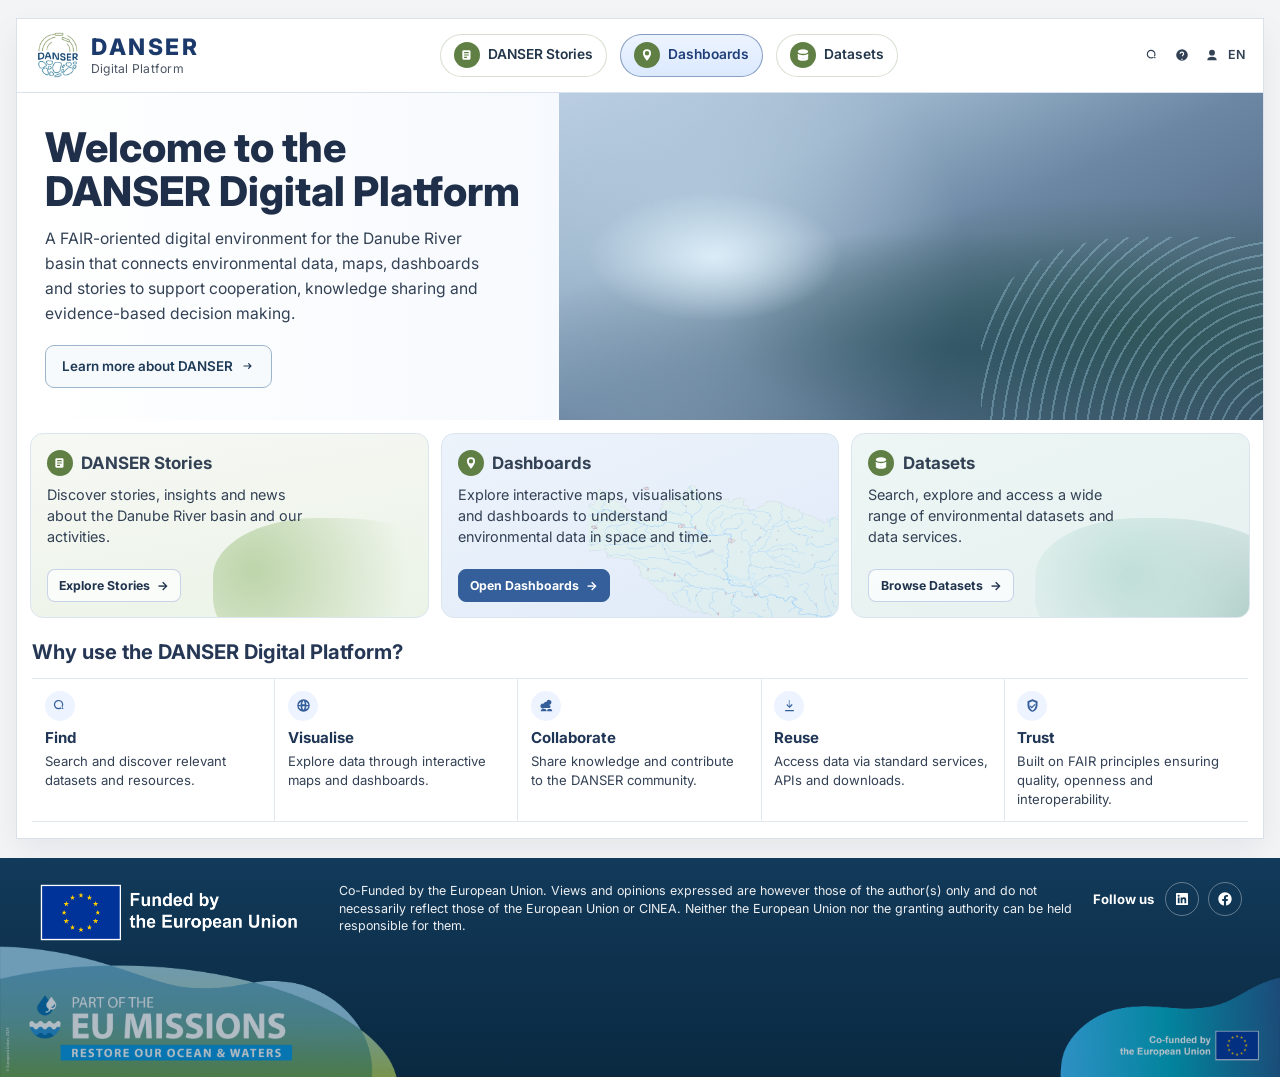
<file: index.html>
<!DOCTYPE html>
<html lang="en">
<head>
    <meta charset="UTF-8">
    <meta name="viewport" content="width=device-width, initial-scale=1.0">
    <title>DANSER Digital Platform</title>
    <link rel="preconnect" href="https://fonts.googleapis.com">
    <link href="https://fonts.googleapis.com/css2?family=Inter:wght@300;400;500;600;700;800&display=swap" rel="stylesheet">
    <style>
        :root {
            --navy: #1B3A6B;
            --blue: #2E6DA4;
            --blue-dark: #203f79;
            --green: #5F7F45;
            --green-soft: #EAF2E6;
            --mint: #EAF4F0;
            --ice: #EAF2F9;
            --slate-700: #334155;
            --slate-500: #64748B;
            --slate-300: #CBD5E1;
            --slate-100: #F1F5F9;
            --paper: #F3F4F6;
            --white: #FFFFFF;
            --font: 'Inter', system-ui, -apple-system, sans-serif;
        }

        *, *::before, *::after { box-sizing: border-box; margin: 0; padding: 0; }

        body {
            font-family: var(--font);
            color: #1e293b;
            background: var(--paper);
            line-height: 1.45;
        }

        a { color: inherit; text-decoration: none; }

        .landing-wrap {
            max-width: 1380px;
            margin: 0 auto;
            padding: 1.1rem 1rem 0;
        }

        .platform-shell {
            background: #fff;
            border: 1px solid #dbe1ea;
            box-shadow: 0 12px 30px rgba(15, 23, 42, 0.06);
        }

        .platform-header {
            min-height: 74px;
            border-bottom: 1px solid #d9e2ee;
            display: grid;
            grid-template-columns: auto 1fr auto;
            align-items: center;
            gap: 1rem;
            padding: 0.85rem 1.1rem;
        }

        .brand {
            display: inline-flex;
            align-items: center;
            gap: 0.65rem;
        }

        .brand img {
            width: 46px;
            height: 46px;
            object-fit: contain;
        }

        .brand-text {
            display: grid;
            gap: 0.12rem;
            line-height: 1.15;
        }

        .brand-title {
            font-size: 1.42rem;
            letter-spacing: 2.6px;
            font-weight: 800;
            color: var(--navy);
        }

        .brand-subtitle {
            font-size: 0.76rem;
            color: #4b5563;
            letter-spacing: 0.25px;
        }

        .platform-nav {
            display: flex;
            justify-content: center;
            align-items: center;
            gap: 0.8rem;
            flex-wrap: wrap;
        }

        .nav-chip {
            display: inline-flex;
            align-items: center;
            gap: 0.5rem;
            padding: 0.48rem 0.82rem;
            border-radius: 999px;
            border: 1px solid rgba(95, 127, 69, 0.24);
            color: #22364b;
            font-size: 0.86rem;
            font-weight: 600;
            background: #fff;
            transition: border-color 0.2s ease, background 0.2s ease;
        }

        .nav-chip:hover {
            border-color: rgba(95, 127, 69, 0.56);
            background: #f8fbf6;
        }

        .nav-chip.is-active {
            border-color: rgba(26, 63, 124, 0.46);
            background: linear-gradient(180deg, #edf4ff 0%, #dbe9ff 100%);
            color: var(--blue-dark);
        }

        .chip-icon,
        .action-icon {
            width: 26px;
            height: 26px;
            border-radius: 999px;
            display: inline-flex;
            align-items: center;
            justify-content: center;
            flex: 0 0 auto;
        }

        .chip-icon {
            background: #5f7f45;
            color: #fff;
        }

        .chip-icon svg,
        .action-icon svg {
            width: 14px;
            height: 14px;
            fill: currentColor;
        }

        .header-actions {
            display: flex;
            align-items: center;
            gap: 0.24rem;
        }

        .header-actions a {
            color: #334155;
            font-size: 0.78rem;
            font-weight: 600;
        }

        .action-icon {
            color: #334155;
        }

        .platform-main {
            padding: 0;
        }

        .hero {
            display: grid;
            grid-template-columns: minmax(0, 1fr) minmax(320px, 1.3fr);
            min-height: 305px;
        }

        .hero-copy {
            padding: 2rem 1.75rem;
            background: linear-gradient(90deg, #ffffff 0%, #f6f9fd 100%);
        }

        .hero-title {
            color: #1f2f49;
            font-size: clamp(1.9rem, 3.2vw, 3.05rem);
            line-height: 1.08;
            font-weight: 800;
            margin-bottom: 0.8rem;
        }

        .hero-copy p {
            max-width: 44ch;
            color: #334155;
            font-size: 0.98rem;
            line-height: 1.6;
            margin-bottom: 1.15rem;
        }

        .primary-btn {
            display: inline-flex;
            align-items: center;
            gap: 0.5rem;
            border: 1px solid #9db5cb;
            color: #1e3a56;
            background: #f7fafc;
            border-radius: 9px;
            padding: 0.68rem 1rem;
            font-size: 0.84rem;
            font-weight: 600;
        }

        .primary-btn:hover {
            background: #ecf5ff;
            border-color: #7ca0bf;
        }

        .hero-media {
            position: relative;
            overflow: hidden;
            background:
                radial-gradient(circle at 23% 52%, rgba(200, 221, 235, 0.62), rgba(200, 221, 235, 0) 43%),
                linear-gradient(155deg, #bacde1 0%, #99b3ca 26%, #6c87a4 49%, #3e5670 100%);
        }

        .hero-media::before {
            content: "";
            position: absolute;
            inset: 0;
            background:
                radial-gradient(175px 90px at 22% 50%, rgba(225, 242, 252, 0.88), rgba(225, 242, 252, 0) 72%),
                radial-gradient(620px 160px at 57% 78%, rgba(24, 62, 84, 0.46), rgba(24, 62, 84, 0) 73%),
                radial-gradient(520px 170px at 81% 72%, rgba(38, 87, 62, 0.58), rgba(38, 87, 62, 0) 78%);
        }

        .hero-media::after {
            content: "";
            position: absolute;
            right: -4%;
            bottom: -8%;
            width: 44%;
            height: 64%;
            border-radius: 50% 0 0 0;
            background:
                repeating-radial-gradient(circle at 100% 100%, rgba(168, 214, 234, 0.45) 0, rgba(168, 214, 234, 0.45) 2px, transparent 2px, transparent 12px);
            opacity: 0.75;
        }

        .portal-grid {
            padding: 0.8rem;
            display: grid;
            gap: 0.75rem;
            grid-template-columns: repeat(3, minmax(0, 1fr));
        }

        .portal-card {
            border-radius: 13px;
            border: 1px solid #dbe5ef;
            min-height: 185px;
            padding: 1rem 1rem 0.9rem;
            display: flex;
            flex-direction: column;
            position: relative;
            overflow: hidden;
            isolation: isolate;
        }

        .portal-card::after {
            content: "";
            position: absolute;
            right: -14%;
            bottom: -28%;
            width: 68%;
            height: 82%;
            border-radius: 42% 58% 50% 50%;
            opacity: 0.85;
            z-index: -1;
        }

        .portal-stories {
            background: linear-gradient(170deg, #f6f8f4 0%, #ebf3e7 100%);
        }

        .portal-stories::after {
            background: radial-gradient(circle at 15% 35%, rgba(177, 205, 154, 0.95), rgba(177, 205, 154, 0) 62%);
        }

        .portal-graphs {
            background: linear-gradient(160deg, #edf3fb 0%, #dfeaf8 100%);
        }

        .portal-graphs::after {
            background:
                url('./data/maps/source/map01_overview.png') center / cover no-repeat;
            width: 72%;
            height: 88%;
            opacity: 0.32;
            right: -9%;
            bottom: -16%;
            border-radius: 0;
        }

        .portal-datasets {
            background: linear-gradient(160deg, #edf6f5 0%, #e5f1ef 100%);
        }

        .portal-datasets::after {
            background:
                radial-gradient(circle at 35% 38%, rgba(184, 218, 212, 0.96), rgba(184, 218, 212, 0) 66%),
                radial-gradient(circle at 80% 65%, rgba(159, 195, 188, 0.86), rgba(159, 195, 188, 0) 62%);
        }

        .portal-top {
            display: flex;
            align-items: center;
            gap: 0.52rem;
            margin-bottom: 0.6rem;
            color: #334155;
        }

        .portal-top strong {
            font-size: 1.06rem;
        }

        .portal-card p {
            font-size: 0.9rem;
            color: #334155;
            max-width: 30ch;
            line-height: 1.45;
            margin-bottom: auto;
        }

        .portal-btn {
            display: inline-flex;
            align-items: center;
            gap: 0.45rem;
            width: fit-content;
            margin-top: 0.9rem;
            font-size: 0.77rem;
            font-weight: 700;
            border-radius: 8px;
            padding: 0.42rem 0.7rem;
            border: 1px solid rgba(30, 64, 175, 0.22);
            color: #21344e;
            background: rgba(255,255,255,0.68);
            transition: background 0.2s ease;
        }

        .portal-btn:hover {
            background: rgba(255,255,255,0.95);
        }

        .portal-graphs .portal-btn {
            color: #ffffff;
            background: #355f9a;
            border-color: #355f9a;
        }

        .portal-graphs .portal-btn:hover {
            background: #2d4f80;
            border-color: #2d4f80;
        }

        .why {
            padding: 0.42rem 0.95rem 1rem;
        }

        .why h2 {
            color: #253754;
            font-size: 1.26rem;
            margin-bottom: 0.7rem;
        }

        .why-grid {
            display: grid;
            grid-template-columns: repeat(5, minmax(0, 1fr));
            border-top: 1px solid #e2e8f0;
            border-bottom: 1px solid #e2e8f0;
            background: #fff;
        }

        .why-item {
            padding: 0.75rem 0.8rem;
            border-right: 1px solid #e2e8f0;
            display: grid;
            gap: 0.2rem;
            align-content: start;
        }

        .why-item:last-child { border-right: none; }

        .why-item strong {
            font-size: 0.94rem;
            color: #1f3555;
        }

        .why-item p {
            font-size: 0.82rem;
            color: #334155;
            line-height: 1.45;
        }

        .why-icon {
            width: 30px;
            height: 30px;
            border-radius: 999px;
            display: inline-flex;
            align-items: center;
            justify-content: center;
            margin-bottom: 0.2rem;
            color: #355f9a;
            background: #edf3ff;
        }

        .why-icon svg {
            width: 15px;
            height: 15px;
            fill: currentColor;
        }

        .danser-footer {
            margin-top: 1.2rem;
            background: linear-gradient(180deg, #123a5a 0%, #0a2941 100%);
            color: rgba(255,255,255,0.9);
            position: relative;
            overflow: hidden;
            padding-bottom: 7em;
        }

        .danser-footer-inner {
            max-width: 1440px;
            margin: 0 auto;
            padding: 1.25rem 2.4rem 1.15rem;
            position: relative;
        }

        .danser-footer::before,
        .danser-footer::after {
            content: "";
            position: absolute;
            bottom: 0;
            height: 138px;
            background-repeat: no-repeat;
            background-size: contain;
            pointer-events: none;
            z-index: 0;
        }

        .danser-footer::before {
            left: 0;
            width: min(56vw, 820px);
            background-image: url('./data/footer/eu_missions_left.png');
            background-position: left bottom;
            opacity: 0.68;
        }

        .danser-footer::after {
            right: 0;
            width: min(40vw, 620px);
            background-image: url('./data/footer/eu_missions_right.png');
            background-position: right bottom;
            opacity: 0.72;
        }

        .danser-footer-top {
            position: relative;
            z-index: 1;
            display: grid;
            grid-template-columns: minmax(0, 1fr) auto;
            gap: 0.75rem 1rem;
            align-items: start;
        }

        .danser-footer-funding {
            display: grid;
            grid-template-columns: minmax(170px, 285px) 1fr;
            align-items: start;
            gap: 0.7rem 1rem;
            padding: 0.25rem 0;
        }

        .danser-footer-eu-logo {
            width: 100%;
            max-width: 270px;
            height: auto;
        }

        .danser-footer-funding p {
            font-size: 0.78rem;
            line-height: 1.4;
            color: rgba(255,255,255,0.92);
        }

        .danser-follow-card {
            display: flex;
            align-items: center;
            gap: 0.65rem;
            padding: 0.25rem 0;
        }

        .danser-follow-card h6 {
            font-size: 0.82rem;
            font-weight: 700;
            color: #ffffff;
            white-space: nowrap;
        }

        .danser-social {
            display: flex;
            align-items: center;
            gap: 0.55rem;
        }

        .danser-social a {
            width: 34px;
            height: 34px;
            border-radius: 999px;
            border: 1px solid rgba(255,255,255,0.34);
            color: #ffffff;
            display: inline-flex;
            align-items: center;
            justify-content: center;
            transition: background 0.18s ease, border-color 0.18s ease;
        }

        .danser-social a:hover {
            background: rgba(255,255,255,0.14);
            border-color: rgba(255,255,255,0.58);
        }

        .danser-social svg {
            width: 16px;
            height: 16px;
            fill: currentColor;
        }

        @media (max-width: 1150px) {
            .platform-header {
                grid-template-columns: 1fr;
                justify-items: start;
                gap: 0.65rem;
            }

            .platform-nav {
                justify-content: flex-start;
            }

            .hero {
                grid-template-columns: 1fr;
            }

            .hero-media {
                min-height: 240px;
            }

            .portal-grid {
                grid-template-columns: repeat(2, minmax(0, 1fr));
            }

            .why-grid {
                grid-template-columns: repeat(3, minmax(0, 1fr));
            }

        }

        @media (max-width: 760px) {
            .landing-wrap {
                padding: 0.55rem 0.5rem 0;
            }

            .brand-title {
                font-size: 1.2rem;
                letter-spacing: 2px;
            }

            .platform-nav {
                width: 100%;
                justify-content: space-between;
                gap: 0.5rem;
            }

            .nav-chip {
                flex: 1 1 calc(50% - 0.3rem);
                justify-content: center;
                padding: 0.42rem 0.5rem;
                font-size: 0.78rem;
            }

            .header-actions {
                gap: 0.1rem;
            }

            .hero-copy {
                padding: 1.35rem 1rem;
            }

            .hero-copy p {
                font-size: 0.9rem;
            }

            .portal-grid {
                grid-template-columns: 1fr;
                padding: 0.65rem;
            }

            .why {
                padding: 0.45rem 0.65rem 0.75rem;
            }

            .why-grid {
                grid-template-columns: 1fr;
            }

            .why-item {
                border-right: none;
                border-bottom: 1px solid #e2e8f0;
            }

            .why-item:last-child {
                border-bottom: none;
            }

            .danser-footer-inner {
                padding: 1.15rem 1rem 1rem;
            }

            .danser-footer::after {
                height: 108px;
            }

            .danser-footer::before {
                height: 108px;
            }

            .danser-footer-top {
                grid-template-columns: 1fr;
            }

            .danser-footer-funding {
                grid-template-columns: 1fr;
            }

            .danser-follow-card {
                justify-self: start;
            }
        }

        @media (max-width: 620px) {
            .chip-icon,
            .action-icon {
                width: 24px;
                height: 24px;
            }

            .brand img {
                width: 40px;
                height: 40px;
            }

            .brand-subtitle {
                font-size: 0.68rem;
            }

            .danser-footer-inner {
                padding: 1rem 1rem 0.9rem;
            }

            .danser-follow-card {
                width: 100%;
                justify-content: space-between;
            }

            .danser-footer::before {
                width: min(70%, 440px);
                height: 92px;
                opacity: 0.62;
            }

            .danser-footer::after {
                width: min(52%, 300px);
                height: 92px;
                opacity: 0.66;
            }
        }
    </style>
</head>
<body>
    <div class="landing-wrap">
        <section class="platform-shell" aria-label="DANSER Digital Platform landing">
            <header class="platform-header">
                <a class="brand" href="./index.html" aria-label="DANSER home">
                    <img src="./DANSERArtboard-1.png" alt="DANSER logo">
                    <span class="brand-text">
                        <span class="brand-title">DANSER</span>
                        <span class="brand-subtitle">Digital Platform</span>
                    </span>
                </a>

                <nav class="platform-nav" aria-label="Primary navigation">
                    <a class="nav-chip" href="#stories">
                        <span class="chip-icon" aria-hidden="true">
                            <svg viewBox="0 0 24 24"><path d="M6 4h10a2 2 0 0 1 2 2v12a2 2 0 0 1-2 2H6a2 2 0 0 1-2-2V6a2 2 0 0 1 2-2zm1 3v2h8V7H7zm0 4v2h8v-2H7zm0 4v2h5v-2H7z"/></svg>
                        </span>
                        DANSER Stories
                    </a>
                    <a class="nav-chip is-active" href="./dashboard.html">
                        <span class="chip-icon" aria-hidden="true">
                            <svg viewBox="0 0 24 24"><path d="M12 2a7 7 0 0 1 7 7c0 5.15-7 13-7 13S5 14.15 5 9a7 7 0 0 1 7-7zm0 3.2A3.8 3.8 0 1 0 12 12.8 3.8 3.8 0 0 0 12 5.2z"/></svg>
                        </span>
                        Dashboards
                    </a>
                    <a class="nav-chip" href="#datasets">
                        <span class="chip-icon" aria-hidden="true">
                            <svg viewBox="0 0 24 24"><path d="M12 2c4.97 0 9 1.79 9 4s-4.03 4-9 4-9-1.79-9-4 4.03-4 9-4zm-9 8v4c0 2.21 4.03 4 9 4s9-1.79 9-4v-4c-2.03 1.49-5.39 2.4-9 2.4S5.03 11.49 3 10zm0 6v2c0 2.21 4.03 4 9 4s9-1.79 9-4v-2c-2.03 1.49-5.39 2.4-9 2.4S5.03 17.49 3 16z"/></svg>
                        </span>
                        Datasets
                    </a>
                </nav>

                <div class="header-actions" aria-label="Utility actions">
                    <a class="action-icon" href="#" aria-label="Search">
                        <svg viewBox="0 0 24 24"><path d="M10.5 3a7.5 7.5 0 1 1 0 15 7.5 7.5 0 0 1 0-15zm0 2a5.5 5.5 0 1 0 3.42 9.8l3.14 3.14 1.41-1.41-3.14-3.14A5.5 5.5 0 0 0 10.5 5z"/></svg>
                    </a>
                    <a class="action-icon" href="#" aria-label="Help">
                        <svg viewBox="0 0 24 24"><path d="M12 2a10 10 0 1 1 0 20 10 10 0 0 1 0-20zm0 16a1.2 1.2 0 1 0 0 2.4A1.2 1.2 0 0 0 12 18zm-.2-12a4 4 0 0 0-4 4h2a2 2 0 1 1 4 0c0 1.42-2 1.92-2 4h2c0-1.35 2-1.95 2-4a4 4 0 0 0-4-4z"/></svg>
                    </a>
                    <a class="action-icon" href="#" aria-label="Account">
                        <svg viewBox="0 0 24 24"><path d="M12 3a5 5 0 1 1 0 10 5 5 0 0 1 0-10zm0 12c4.42 0 8 2.24 8 5v1H4v-1c0-2.76 3.58-5 8-5z"/></svg>
                    </a>
                    <a href="#" aria-label="Language">EN</a>
                </div>
            </header>

            <main class="platform-main">
                <section class="hero">
                    <div class="hero-copy">
                        <h1 class="hero-title">Welcome to the<br>DANSER Digital Platform</h1>
                        <p>A FAIR-oriented digital environment for the Danube River basin that connects environmental data, maps, dashboards and stories to support cooperation, knowledge sharing and evidence-based decision making.</p>
                        <a class="primary-btn" href="#">
                            Learn more about DANSER
                            <svg viewBox="0 0 24 24" width="14" height="14" aria-hidden="true"><path d="M5 12h12m-4-4 4 4-4 4" fill="none" stroke="currentColor" stroke-width="2" stroke-linecap="round" stroke-linejoin="round"/></svg>
                        </a>
                    </div>
                    <div class="hero-media" role="img" aria-label="Illustrative river basin panorama"></div>
                </section>

                <section class="portal-grid" aria-label="Platform entrances">
                    <article class="portal-card portal-stories" id="stories">
                        <div class="portal-top">
                            <span class="chip-icon" aria-hidden="true">
                                <svg viewBox="0 0 24 24"><path d="M6 4h10a2 2 0 0 1 2 2v12a2 2 0 0 1-2 2H6a2 2 0 0 1-2-2V6a2 2 0 0 1 2-2zm1 3v2h8V7H7zm0 4v2h8v-2H7zm0 4v2h5v-2H7z"/></svg>
                            </span>
                            <strong>DANSER Stories</strong>
                        </div>
                        <p>Discover stories, insights and news about the Danube River basin and our activities.</p>
                        <a class="portal-btn" href="#">Explore Stories <span aria-hidden="true">&#8594;</span></a>
                    </article>

                    <article class="portal-card portal-graphs">
                        <div class="portal-top">
                            <span class="chip-icon" aria-hidden="true">
                                <svg viewBox="0 0 24 24"><path d="M12 2a7 7 0 0 1 7 7c0 5.15-7 13-7 13S5 14.15 5 9a7 7 0 0 1 7-7zm0 3.2A3.8 3.8 0 1 0 12 12.8 3.8 3.8 0 0 0 12 5.2z"/></svg>
                            </span>
                            <strong>Dashboards</strong>
                        </div>
                        <p>Explore interactive maps, visualisations and dashboards to understand environmental data in space and time.</p>
                        <a class="portal-btn" href="./dashboard.html">Open Dashboards <span aria-hidden="true">&#8594;</span></a>
                    </article>

                    <article class="portal-card portal-datasets" id="datasets">
                        <div class="portal-top">
                            <span class="chip-icon" aria-hidden="true">
                                <svg viewBox="0 0 24 24"><path d="M12 2c4.97 0 9 1.79 9 4s-4.03 4-9 4-9-1.79-9-4 4.03-4 9-4zm-9 8v4c0 2.21 4.03 4 9 4s9-1.79 9-4v-4c-2.03 1.49-5.39 2.4-9 2.4S5.03 11.49 3 10zm0 6v2c0 2.21 4.03 4 9 4s9-1.79 9-4v-2c-2.03 1.49-5.39 2.4-9 2.4S5.03 17.49 3 16z"/></svg>
                            </span>
                            <strong>Datasets</strong>
                        </div>
                        <p>Search, explore and access a wide range of environmental datasets and data services.</p>
                        <a class="portal-btn" href="#">Browse Datasets <span aria-hidden="true">&#8594;</span></a>
                    </article>
                </section>

                <section class="why">
                    <h2>Why use the DANSER Digital Platform?</h2>
                    <div class="why-grid">
                        <article class="why-item">
                            <span class="why-icon" aria-hidden="true">
                                <svg viewBox="0 0 24 24"><path d="M10.5 3a7.5 7.5 0 1 1 0 15 7.5 7.5 0 0 1 0-15zm0 2a5.5 5.5 0 1 0 3.42 9.8l3.14 3.14 1.41-1.41-3.14-3.14A5.5 5.5 0 0 0 10.5 5z"/></svg>
                            </span>
                            <strong>Find</strong>
                            <p>Search and discover relevant datasets and resources.</p>
                        </article>
                        <article class="why-item">
                            <span class="why-icon" aria-hidden="true">
                                <svg viewBox="0 0 24 24"><path d="M12 2a10 10 0 1 0 10 10A10 10 0 0 0 12 2zm7.93 9h-3.22a15.5 15.5 0 0 0-1.24-5.02A8.02 8.02 0 0 1 19.93 11zM12 4.07c.97 1.31 1.73 3.33 2 5.93h-4c.27-2.6 1.03-4.62 2-5.93zM4.07 13h3.22a15.5 15.5 0 0 0 1.24 5.02A8.02 8.02 0 0 1 4.07 13zm3.22-2H4.07a8.02 8.02 0 0 1 4.46-5.02A15.5 15.5 0 0 0 7.29 11zm2.71 2h4c-.27 2.6-1.03 4.62-2 5.93-.97-1.31-1.73-3.33-2-5.93zm5.47 5.02A15.5 15.5 0 0 0 16.71 13h3.22a8.02 8.02 0 0 1-4.46 5.02z"/></svg>
                            </span>
                            <strong>Visualise</strong>
                            <p>Explore data through interactive maps and dashboards.</p>
                        </article>
                        <article class="why-item">
                            <span class="why-icon" aria-hidden="true">
                                <svg viewBox="0 0 24 24"><path d="M16 11a4 4 0 1 0-3.9-5h-.2a5.1 5.1 0 0 0-4.7 3.2A3.8 3.8 0 1 0 8 16h8a2.5 2.5 0 1 0 0-5zM7.5 17c2.6 0 4.5 1.33 4.5 3v1H3v-1c0-1.67 1.9-3 4.5-3zm9 0c2.6 0 4.5 1.33 4.5 3v1h-8v-1c0-1.67 1.9-3 4.5-3z"/></svg>
                            </span>
                            <strong>Collaborate</strong>
                            <p>Share knowledge and contribute to the DANSER community.</p>
                        </article>
                        <article class="why-item">
                            <span class="why-icon" aria-hidden="true">
                                <svg viewBox="0 0 24 24"><path d="M12 3v10.17l3.59-3.58L17 11l-5 5-5-5 1.41-1.41L11 13.17V3h1zM5 19h14v2H5z"/></svg>
                            </span>
                            <strong>Reuse</strong>
                            <p>Access data via standard services, APIs and downloads.</p>
                        </article>
                        <article class="why-item">
                            <span class="why-icon" aria-hidden="true">
                                <svg viewBox="0 0 24 24"><path d="M12 2 4 5v6c0 5.25 3.4 10.16 8 11 4.6-.84 8-5.75 8-11V5l-8-3zm0 3.2 5 1.88V11c0 4.2-2.62 8.08-5 8.93C9.62 19.08 7 15.2 7 11V7.08L12 5.2zm-1.2 8.8-2.1-2.1-1.4 1.4 3.5 3.5 6-6-1.4-1.4z"/></svg>
                            </span>
                            <strong>Trust</strong>
                            <p>Built on FAIR principles ensuring quality, openness and interoperability.</p>
                        </article>
                    </div>
                </section>

            </main>
        </section>
    </div>

    <footer class="danser-footer" id="footer">
        <div class="danser-footer-inner">
            <div class="danser-footer-top">
                <div class="danser-footer-funding">
                    <img
                        class="danser-footer-eu-logo"
                        src="./data/footer/EN_FundedbytheEU_RGB_NEG.png"
                        alt="Co-funded by the European Union">
                    <p>Co-Funded by the European Union. Views and opinions expressed are however those of the author(s) only and do not necessarily reflect those of the European Union or CINEA. Neither the European Union nor the granting authority can be held responsible for them.</p>
                </div>
                <div class="danser-follow-card">
                    <h6>Follow us</h6>
                    <div class="danser-social">
                        <a href="https://www.linkedin.com/company/danser" target="_blank" rel="noopener noreferrer" aria-label="LinkedIn">
                            <svg viewBox="0 0 24 24" aria-hidden="true">
                                <path d="M19.7 3H4.3A1.3 1.3 0 0 0 3 4.3v15.4A1.3 1.3 0 0 0 4.3 21h15.4a1.3 1.3 0 0 0 1.3-1.3V4.3A1.3 1.3 0 0 0 19.7 3zM8.34 18.34H5.67V9.75h2.67zm-1.34-9.76a1.55 1.55 0 1 1 0-3.1 1.55 1.55 0 0 1 0 3.1zm11.34 9.76h-2.67v-4.18c0-1-.02-2.28-1.39-2.28-1.39 0-1.6 1.09-1.6 2.21v4.25H10v-8.6h2.56v1.18h.04c.36-.68 1.23-1.39 2.53-1.39 2.7 0 3.2 1.78 3.2 4.09z"/>
                            </svg>
                        </a>
                        <a href="https://www.facebook.com/profile.php?id=6157735241286" target="_blank" rel="noopener noreferrer" aria-label="Facebook">
                            <svg viewBox="0 0 24 24" aria-hidden="true">
                                <path d="M12 2C6.5 2 2 6.5 2 12c0 5 3.7 9.1 8.4 9.9v-7H7.9V12h2.5V9.8c0-2.5 1.5-3.9 3.8-3.9 1.1 0 2.2.2 2.2.2v2.5h-1.3c-1.2 0-1.6.8-1.6 1.6V12h2.8l-.4 2.9h-2.3v7C18.3 21.1 22 17 22 12c0-5.5-4.5-10-10-10z"/>
                            </svg>
                        </a>
                    </div>
                </div>
            </div>
        </div>
    </footer>
</body>
</html>
</file>
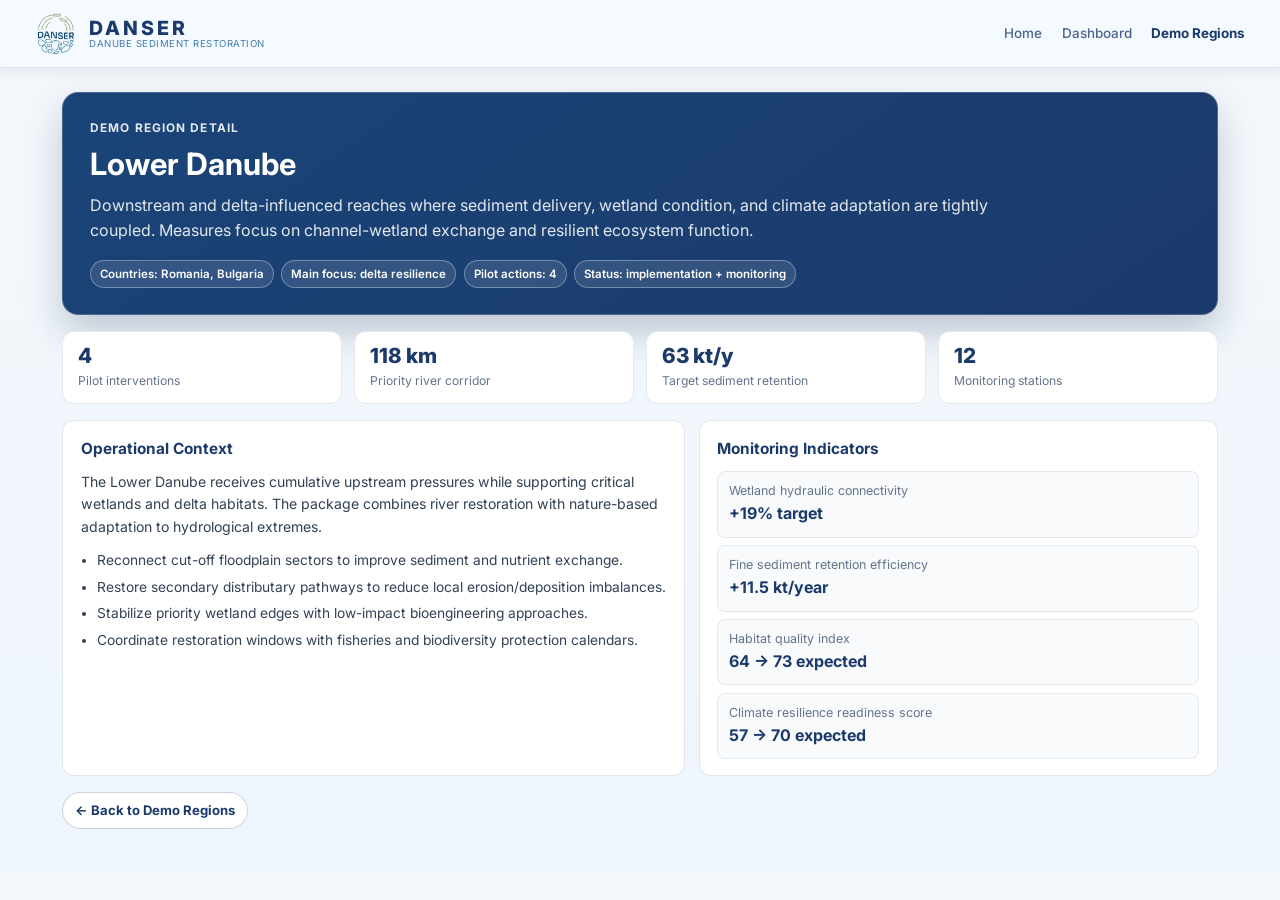
<file: demo-regions/lower.html>
<!DOCTYPE html>
<html lang="en">
<head>
    <meta charset="UTF-8">
    <meta name="viewport" content="width=device-width, initial-scale=1.0">
    <title>draft_page | Lower Danube Demo Region</title>
    <link rel="preconnect" href="https://fonts.googleapis.com">
    <link href="https://fonts.googleapis.com/css2?family=Inter:wght@300;400;500;600;700;800&display=swap" rel="stylesheet">
    <link rel="stylesheet" href="./region.css">
</head>
<body>
<nav>
    <a class="nav-logo" href="../index.html">
        <img src="../DANSERArtboard-1.png" alt="DANSER logo">
        <div class="nav-logo-text">
            <span class="acronym">DANSER</span>
            <span class="tagline">DANube SEdiment Restoration</span>
        </div>
    </a>
    <div class="nav-links">
        <a href="../index.html">Home</a>
        <a href="../dashboard.html">Dashboard</a>
        <a href="../index.html#demos" class="is-active">Demo Regions</a>
    </div>
</nav>

<main class="region-page region-lower">
    <section class="region-hero">
        <p class="hero-eyebrow">Demo Region Detail</p>
        <h1>Lower Danube</h1>
        <p>
            Downstream and delta-influenced reaches where sediment delivery, wetland condition, and climate adaptation
            are tightly coupled. Measures focus on channel-wetland exchange and resilient ecosystem function.
        </p>
        <div class="chip-row">
            <span class="chip">Countries: Romania, Bulgaria</span>
            <span class="chip">Main focus: delta resilience</span>
            <span class="chip">Pilot actions: 4</span>
            <span class="chip">Status: implementation + monitoring</span>
        </div>
    </section>

    <section class="kpi-grid">
        <article class="kpi"><div class="num">4</div><div class="lbl">Pilot interventions</div></article>
        <article class="kpi"><div class="num">118 km</div><div class="lbl">Priority river corridor</div></article>
        <article class="kpi"><div class="num">63 kt/y</div><div class="lbl">Target sediment retention</div></article>
        <article class="kpi"><div class="num">12</div><div class="lbl">Monitoring stations</div></article>
    </section>

    <section class="content-grid">
        <article class="panel">
            <h2>Operational Context</h2>
            <p>
                The Lower Danube receives cumulative upstream pressures while supporting critical wetlands and delta habitats.
                The package combines river restoration with nature-based adaptation to hydrological extremes.
            </p>
            <ul>
                <li>Reconnect cut-off floodplain sectors to improve sediment and nutrient exchange.</li>
                <li>Restore secondary distributary pathways to reduce local erosion/deposition imbalances.</li>
                <li>Stabilize priority wetland edges with low-impact bioengineering approaches.</li>
                <li>Coordinate restoration windows with fisheries and biodiversity protection calendars.</li>
            </ul>
        </article>

        <article class="panel">
            <h2>Monitoring Indicators</h2>
            <div class="metrics">
                <div class="metric-item">
                    <div class="m-title">Wetland hydraulic connectivity</div>
                    <div class="m-value">+19% target</div>
                </div>
                <div class="metric-item">
                    <div class="m-title">Fine sediment retention efficiency</div>
                    <div class="m-value">+11.5 kt/year</div>
                </div>
                <div class="metric-item">
                    <div class="m-title">Habitat quality index</div>
                    <div class="m-value">64 → 73 expected</div>
                </div>
                <div class="metric-item">
                    <div class="m-title">Climate resilience readiness score</div>
                    <div class="m-value">57 → 70 expected</div>
                </div>
            </div>
        </article>
    </section>

    <div class="back-row">
        <a class="back-link" href="../index.html#demos">← Back to Demo Regions</a>
    </div>
</main>
</body>
</html>
</file>
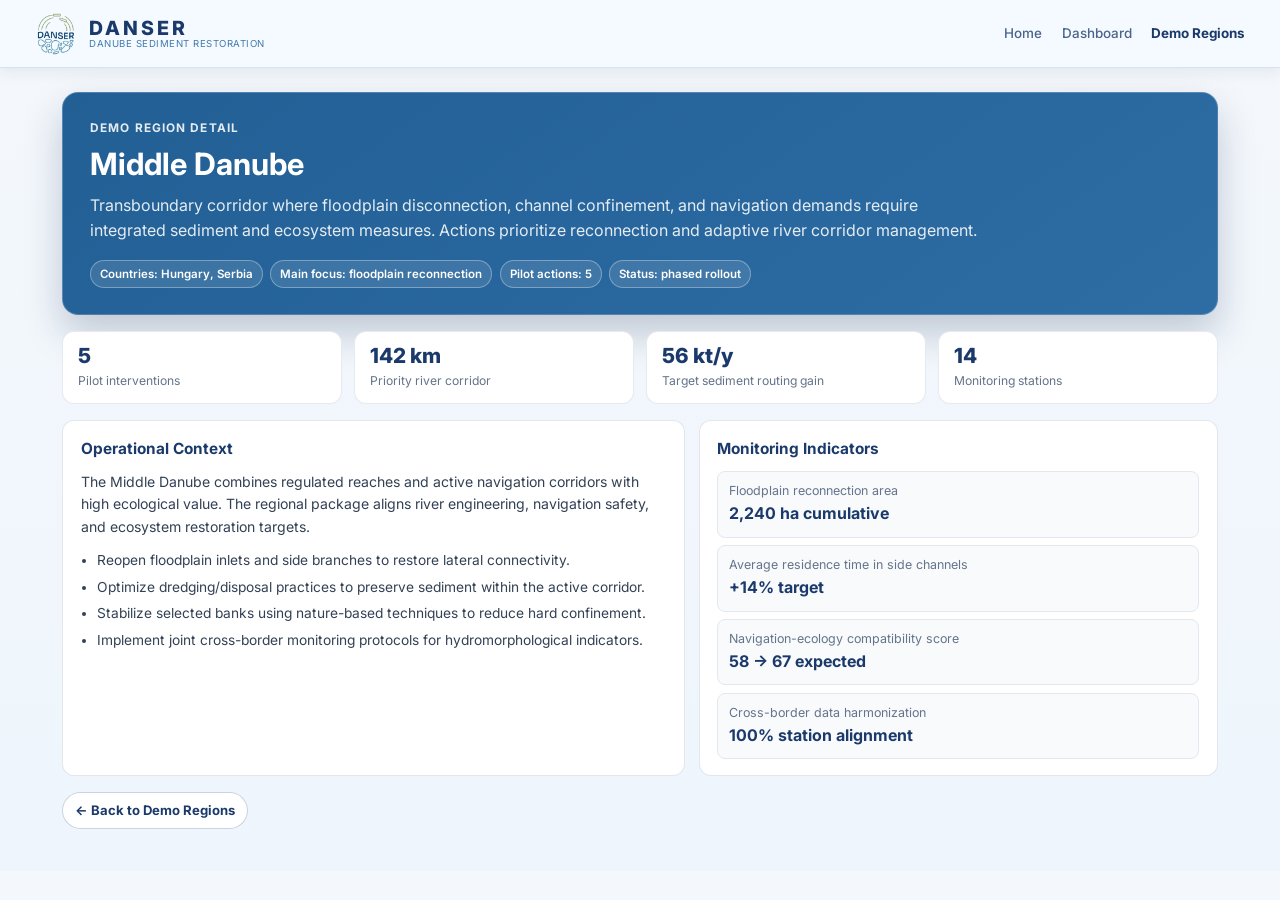
<file: demo-regions/middle.html>
<!DOCTYPE html>
<html lang="en">
<head>
    <meta charset="UTF-8">
    <meta name="viewport" content="width=device-width, initial-scale=1.0">
    <title>draft_page | Middle Danube Demo Region</title>
    <link rel="preconnect" href="https://fonts.googleapis.com">
    <link href="https://fonts.googleapis.com/css2?family=Inter:wght@300;400;500;600;700;800&display=swap" rel="stylesheet">
    <link rel="stylesheet" href="./region.css">
</head>
<body>
<nav>
    <a class="nav-logo" href="../index.html">
        <img src="../DANSERArtboard-1.png" alt="DANSER logo">
        <div class="nav-logo-text">
            <span class="acronym">DANSER</span>
            <span class="tagline">DANube SEdiment Restoration</span>
        </div>
    </a>
    <div class="nav-links">
        <a href="../index.html">Home</a>
        <a href="../dashboard.html">Dashboard</a>
        <a href="../index.html#demos" class="is-active">Demo Regions</a>
    </div>
</nav>

<main class="region-page region-middle">
    <section class="region-hero">
        <p class="hero-eyebrow">Demo Region Detail</p>
        <h1>Middle Danube</h1>
        <p>
            Transboundary corridor where floodplain disconnection, channel confinement, and navigation demands require
            integrated sediment and ecosystem measures. Actions prioritize reconnection and adaptive river corridor management.
        </p>
        <div class="chip-row">
            <span class="chip">Countries: Hungary, Serbia</span>
            <span class="chip">Main focus: floodplain reconnection</span>
            <span class="chip">Pilot actions: 5</span>
            <span class="chip">Status: phased rollout</span>
        </div>
    </section>

    <section class="kpi-grid">
        <article class="kpi"><div class="num">5</div><div class="lbl">Pilot interventions</div></article>
        <article class="kpi"><div class="num">142 km</div><div class="lbl">Priority river corridor</div></article>
        <article class="kpi"><div class="num">56 kt/y</div><div class="lbl">Target sediment routing gain</div></article>
        <article class="kpi"><div class="num">14</div><div class="lbl">Monitoring stations</div></article>
    </section>

    <section class="content-grid">
        <article class="panel">
            <h2>Operational Context</h2>
            <p>
                The Middle Danube combines regulated reaches and active navigation corridors with high ecological value.
                The regional package aligns river engineering, navigation safety, and ecosystem restoration targets.
            </p>
            <ul>
                <li>Reopen floodplain inlets and side branches to restore lateral connectivity.</li>
                <li>Optimize dredging/disposal practices to preserve sediment within the active corridor.</li>
                <li>Stabilize selected banks using nature-based techniques to reduce hard confinement.</li>
                <li>Implement joint cross-border monitoring protocols for hydromorphological indicators.</li>
            </ul>
        </article>

        <article class="panel">
            <h2>Monitoring Indicators</h2>
            <div class="metrics">
                <div class="metric-item">
                    <div class="m-title">Floodplain reconnection area</div>
                    <div class="m-value">2,240 ha cumulative</div>
                </div>
                <div class="metric-item">
                    <div class="m-title">Average residence time in side channels</div>
                    <div class="m-value">+14% target</div>
                </div>
                <div class="metric-item">
                    <div class="m-title">Navigation-ecology compatibility score</div>
                    <div class="m-value">58 → 67 expected</div>
                </div>
                <div class="metric-item">
                    <div class="m-title">Cross-border data harmonization</div>
                    <div class="m-value">100% station alignment</div>
                </div>
            </div>
        </article>
    </section>

    <div class="back-row">
        <a class="back-link" href="../index.html#demos">← Back to Demo Regions</a>
    </div>
</main>
</body>
</html>
</file>
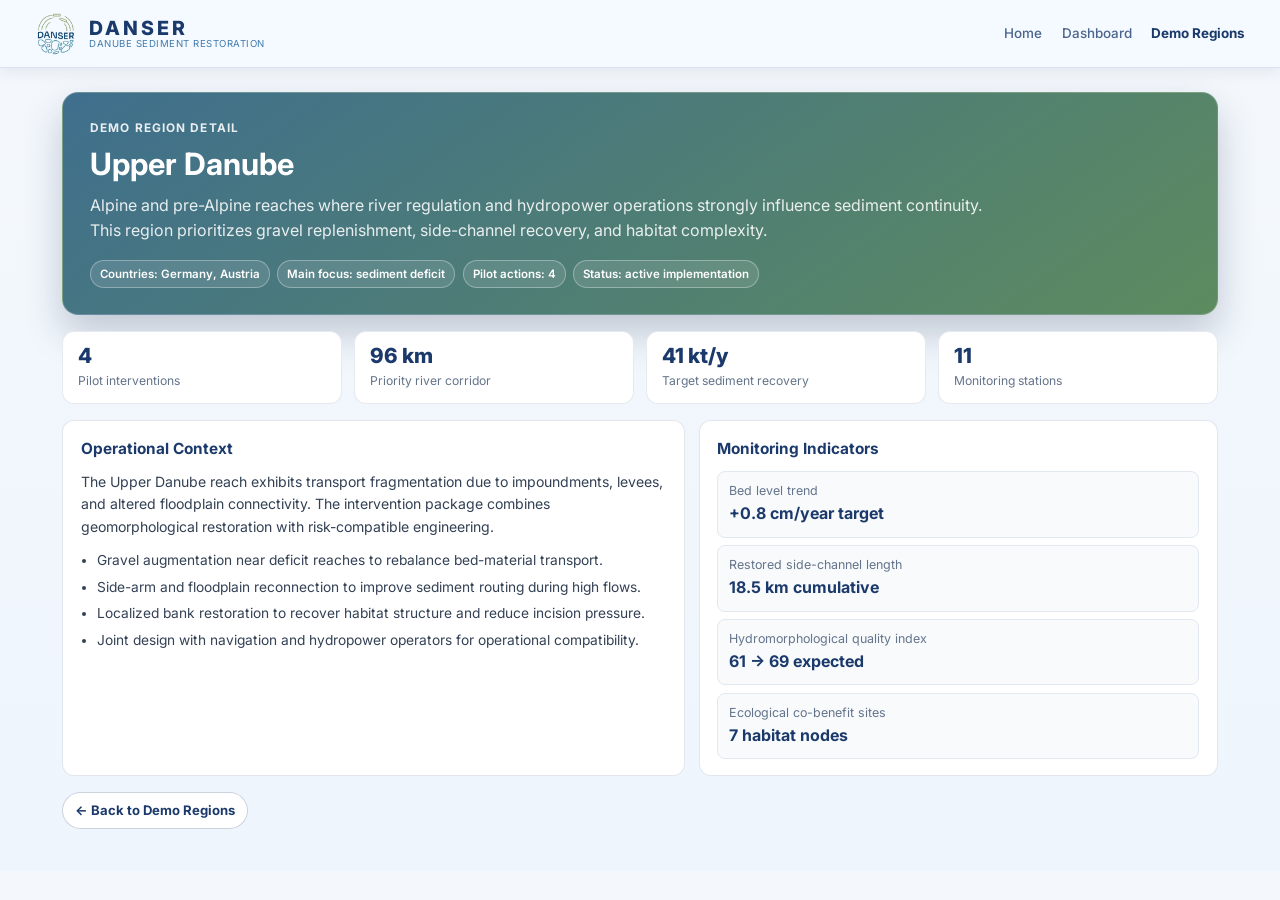
<file: demo-regions/upper.html>
<!DOCTYPE html>
<html lang="en">
<head>
    <meta charset="UTF-8">
    <meta name="viewport" content="width=device-width, initial-scale=1.0">
    <title>draft_page | Upper Danube Demo Region</title>
    <link rel="preconnect" href="https://fonts.googleapis.com">
    <link href="https://fonts.googleapis.com/css2?family=Inter:wght@300;400;500;600;700;800&display=swap" rel="stylesheet">
    <link rel="stylesheet" href="./region.css">
</head>
<body>
<nav>
    <a class="nav-logo" href="../index.html">
        <img src="../DANSERArtboard-1.png" alt="DANSER logo">
        <div class="nav-logo-text">
            <span class="acronym">DANSER</span>
            <span class="tagline">DANube SEdiment Restoration</span>
        </div>
    </a>
    <div class="nav-links">
        <a href="../index.html">Home</a>
        <a href="../dashboard.html">Dashboard</a>
        <a href="../index.html#demos" class="is-active">Demo Regions</a>
    </div>
</nav>

<main class="region-page region-upper">
    <section class="region-hero">
        <p class="hero-eyebrow">Demo Region Detail</p>
        <h1>Upper Danube</h1>
        <p>
            Alpine and pre-Alpine reaches where river regulation and hydropower operations strongly influence sediment continuity.
            This region prioritizes gravel replenishment, side-channel recovery, and habitat complexity.
        </p>
        <div class="chip-row">
            <span class="chip">Countries: Germany, Austria</span>
            <span class="chip">Main focus: sediment deficit</span>
            <span class="chip">Pilot actions: 4</span>
            <span class="chip">Status: active implementation</span>
        </div>
    </section>

    <section class="kpi-grid">
        <article class="kpi"><div class="num">4</div><div class="lbl">Pilot interventions</div></article>
        <article class="kpi"><div class="num">96 km</div><div class="lbl">Priority river corridor</div></article>
        <article class="kpi"><div class="num">41 kt/y</div><div class="lbl">Target sediment recovery</div></article>
        <article class="kpi"><div class="num">11</div><div class="lbl">Monitoring stations</div></article>
    </section>

    <section class="content-grid">
        <article class="panel">
            <h2>Operational Context</h2>
            <p>
                The Upper Danube reach exhibits transport fragmentation due to impoundments, levees, and altered floodplain
                connectivity. The intervention package combines geomorphological restoration with risk-compatible engineering.
            </p>
            <ul>
                <li>Gravel augmentation near deficit reaches to rebalance bed-material transport.</li>
                <li>Side-arm and floodplain reconnection to improve sediment routing during high flows.</li>
                <li>Localized bank restoration to recover habitat structure and reduce incision pressure.</li>
                <li>Joint design with navigation and hydropower operators for operational compatibility.</li>
            </ul>
        </article>

        <article class="panel">
            <h2>Monitoring Indicators</h2>
            <div class="metrics">
                <div class="metric-item">
                    <div class="m-title">Bed level trend</div>
                    <div class="m-value">+0.8 cm/year target</div>
                </div>
                <div class="metric-item">
                    <div class="m-title">Restored side-channel length</div>
                    <div class="m-value">18.5 km cumulative</div>
                </div>
                <div class="metric-item">
                    <div class="m-title">Hydromorphological quality index</div>
                    <div class="m-value">61 → 69 expected</div>
                </div>
                <div class="metric-item">
                    <div class="m-title">Ecological co-benefit sites</div>
                    <div class="m-value">7 habitat nodes</div>
                </div>
            </div>
        </article>
    </section>

    <div class="back-row">
        <a class="back-link" href="../index.html#demos">← Back to Demo Regions</a>
    </div>
</main>
</body>
</html>
</file>
<file: demo-regions/region.css>
:root {
    --navy: #1B3A6B;
    --blue: #2E6DA4;
    --sage: #8FAB7A;
    --water-light: #A8D4E8;
    --white: #FFFFFF;
    --gray-50: #F8FAFC;
    --gray-100: #F1F5F9;
    --gray-200: #E2E8F0;
    --gray-500: #64748B;
    --gray-700: #334155;
    --gray-800: #1E293B;
    --font: 'Inter', system-ui, -apple-system, sans-serif;
}

*,
*::before,
*::after {
    box-sizing: border-box;
    margin: 0;
    padding: 0;
}

body {
    font-family: var(--font);
    color: var(--gray-800);
    background: linear-gradient(180deg, #f4f8fc 0%, #eef5fc 100%);
    line-height: 1.6;
}

a {
    text-decoration: none;
    color: inherit;
}

nav {
    position: fixed;
    top: 0;
    left: 0;
    right: 0;
    z-index: 100;
    background: rgba(244, 250, 255, 0.96);
    backdrop-filter: blur(12px);
    border-bottom: 1px solid rgba(27,58,107,0.12);
    box-shadow: 0 4px 14px rgba(15,37,71,0.08);
    padding: 0 2.2rem;
    height: 68px;
    display: flex;
    align-items: center;
    justify-content: space-between;
}

.nav-logo {
    display: flex;
    align-items: center;
    gap: 12px;
}

.nav-logo img {
    width: 42px;
    height: 42px;
    object-fit: contain;
}

.nav-logo-text {
    display: flex;
    flex-direction: column;
    line-height: 1.1;
}

.nav-logo-text .acronym {
    font-size: 1.22rem;
    font-weight: 800;
    color: var(--navy);
    letter-spacing: 3px;
}

.nav-logo-text .tagline {
    font-size: 0.6rem;
    color: var(--blue);
    letter-spacing: 0.5px;
    text-transform: uppercase;
    opacity: 0.9;
}

.nav-links {
    display: flex;
    align-items: center;
    gap: 1.2rem;
}

.nav-links a {
    color: rgba(27,58,107,0.78);
    font-size: 0.84rem;
    font-weight: 500;
}

.nav-links a.is-active {
    color: var(--navy);
    font-weight: 700;
}

.region-page {
    max-width: 1220px;
    margin: 0 auto;
    padding: 92px 2rem 2.6rem;
}

.region-hero {
    border-radius: 16px;
    color: #fff;
    padding: 1.6rem 1.7rem;
    border: 1px solid rgba(255,255,255,0.2);
    box-shadow: 0 18px 38px rgba(14,34,70,0.22);
}

.region-upper .region-hero {
    background: linear-gradient(145deg, #3f6f8d 0%, #5d8b5f 100%);
}

.region-middle .region-hero {
    background: linear-gradient(145deg, #215f95 0%, #2e6da4 100%);
}

.region-lower .region-hero {
    background: linear-gradient(145deg, #1a4478 0%, #1B3A6B 100%);
}

.hero-eyebrow {
    font-size: 0.74rem;
    text-transform: uppercase;
    letter-spacing: 1.1px;
    color: var(--water-light);
    margin-bottom: 0.5rem;
    font-weight: 700;
}

.region-hero h1 {
    font-size: clamp(1.5rem, 2.4vw, 2.1rem);
    line-height: 1.15;
    margin-bottom: 0.75rem;
}

.region-hero p {
    color: rgba(255,255,255,0.88);
    max-width: 900px;
}

.chip-row {
    margin-top: 1rem;
    display: flex;
    flex-wrap: wrap;
    gap: 0.45rem;
}

.chip {
    font-size: 0.72rem;
    border: 1px solid rgba(255,255,255,0.32);
    background: rgba(255,255,255,0.11);
    color: #fff;
    border-radius: 999px;
    padding: 4px 9px;
    font-weight: 600;
}

.kpi-grid {
    margin-top: 1rem;
    display: grid;
    grid-template-columns: repeat(4, 1fr);
    gap: 0.75rem;
}

.kpi {
    background: #fff;
    border: 1px solid rgba(27,58,107,0.11);
    border-radius: 12px;
    padding: 0.8rem 0.95rem;
}

.kpi .num {
    font-size: 1.3rem;
    font-weight: 800;
    color: var(--navy);
    line-height: 1.1;
}

.kpi .lbl {
    margin-top: 0.22rem;
    font-size: 0.76rem;
    color: var(--gray-500);
}

.content-grid {
    margin-top: 1rem;
    display: grid;
    grid-template-columns: 1.2fr 1fr;
    gap: 0.85rem;
}

.panel {
    background: #fff;
    border: 1px solid rgba(27,58,107,0.12);
    border-radius: 12px;
    padding: 1rem 1.1rem;
}

.panel h2 {
    font-size: 0.96rem;
    color: var(--navy);
    margin-bottom: 0.55rem;
}

.panel p {
    color: var(--gray-700);
    font-size: 0.88rem;
}

.panel ul {
    margin-top: 0.65rem;
    padding-left: 1rem;
    color: var(--gray-700);
    font-size: 0.86rem;
}

.panel li + li {
    margin-top: 0.3rem;
}

.metrics {
    margin-top: 0.5rem;
    display: grid;
    gap: 0.45rem;
}

.metric-item {
    border: 1px solid var(--gray-200);
    border-radius: 8px;
    padding: 0.6rem 0.65rem;
    background: var(--gray-50);
}

.metric-item .m-title {
    font-size: 0.78rem;
    color: var(--gray-500);
}

.metric-item .m-value {
    font-size: 1rem;
    color: var(--navy);
    font-weight: 700;
}

.back-row {
    margin-top: 1rem;
}

.back-link {
    display: inline-flex;
    align-items: center;
    gap: 6px;
    font-size: 0.82rem;
    font-weight: 700;
    color: var(--navy);
    border: 1px solid rgba(27,58,107,0.22);
    background: #fff;
    border-radius: 999px;
    padding: 7px 12px;
}

@media (max-width: 980px) {
    .kpi-grid {
        grid-template-columns: repeat(2, 1fr);
    }

    .content-grid {
        grid-template-columns: 1fr;
    }
}

@media (max-width: 760px) {
    nav {
        padding: 0 1rem;
    }

    .nav-links {
        display: none;
    }

    .region-page {
        padding: 84px 1rem 2rem;
    }
}
</file>
